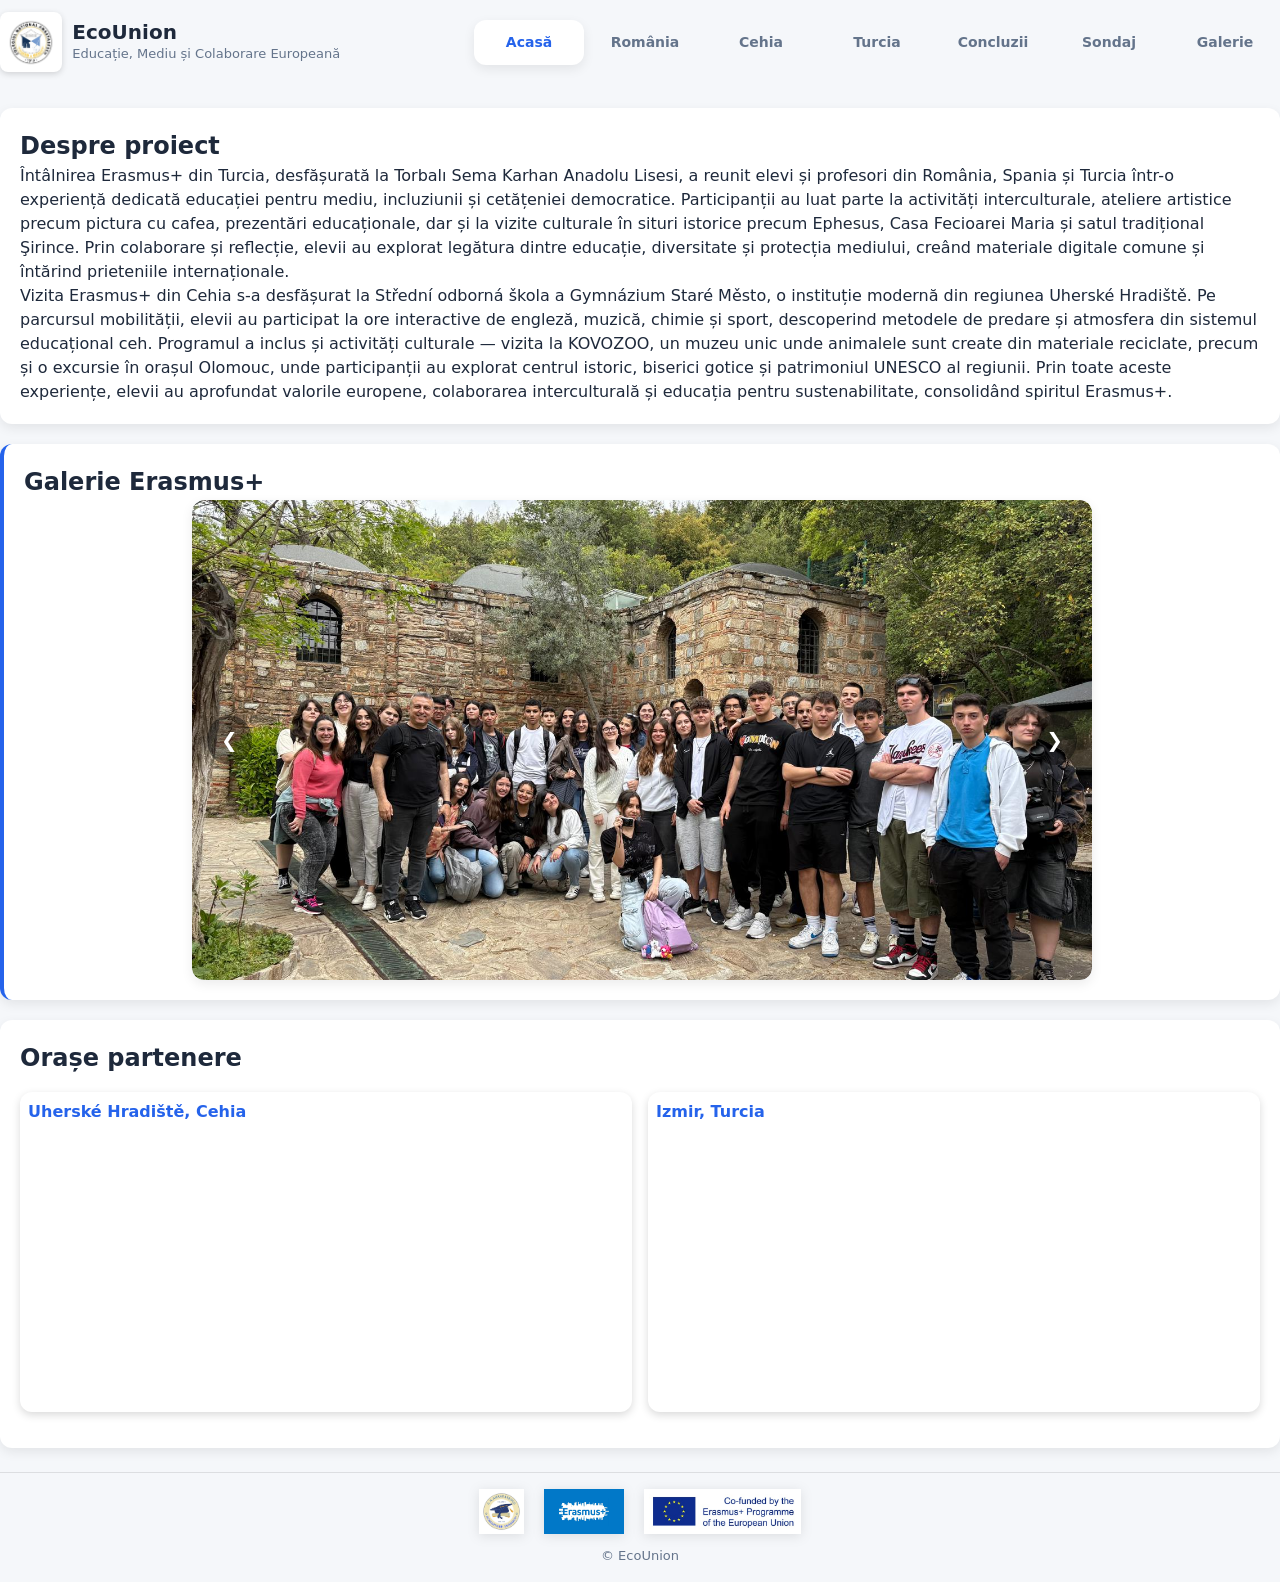
<file: index.html>
<!DOCTYPE html>
<html lang="ro">
<head>
  <meta charset="UTF-8">
  <meta name="viewport" content="width=device-width, initial-scale=1.0">
  <title>Proiect Erasmus – Prezentare</title>
  <link rel="stylesheet" href="style.css">
</head>
<body>
   <header>
    <div class="brand">
    <img src="images/logouri/Logo.jpg" alt="Sigla liceului" class="school-logo">
    <div>
      <div class="site-title">EcoUnion</div>
      <div class="site-sub">Educație, Mediu și Colaborare Europeană</div>
    </div>
  </div>
    <nav>
      <a href="index.html" class="nav-btn active">Acasă</a>
      <a href="romania.html" class="nav-btn">România</a>
      <a href="czech.html" class="nav-btn">Cehia</a>
      <a href="turkey.html" class="nav-btn">Turcia</a>
      <a href="conclusion.html" class="nav-btn">Concluzii</a>
      <a href="survey.html" class="nav-btn">Sondaj</a>
      <a href="gallery.html" class="nav-btn">Galerie</a>
    </nav>
  </header>

  <main>
    <!-- Secțiunea de prezentare -->
    <section class="card">
      <h2>Despre proiect</h2>
      <p>
        Întâlnirea Erasmus+ din Turcia, desfășurată la Torbalı Sema Karhan Anadolu Lisesi, a reunit elevi și profesori din România, Spania și Turcia într-o experiență dedicată educației pentru mediu, incluziunii și cetățeniei democratice.
Participanții au luat parte la activități interculturale, ateliere artistice precum pictura cu cafea, prezentări educaționale, dar și la vizite culturale în situri istorice precum Ephesus, Casa Fecioarei Maria și satul tradițional Şirince.
Prin colaborare și reflecție, elevii au explorat legătura dintre educație, diversitate și protecția mediului, creând materiale digitale comune și întărind prieteniile internaționale.
      </p>
      <p>
        Vizita Erasmus+ din Cehia s-a desfășurat la Střední odborná škola a Gymnázium Staré Město, o instituție modernă din regiunea Uherské Hradiště.
Pe parcursul mobilității, elevii au participat la ore interactive de engleză, muzică, chimie și sport, descoperind metodele de predare și atmosfera din sistemul educațional ceh.
Programul a inclus și activități culturale — vizita la KOVOZOO, un muzeu unic unde animalele sunt create din materiale reciclate, precum și o excursie în orașul Olomouc, unde participanții au explorat centrul istoric, biserici gotice și patrimoniul UNESCO al regiunii.
Prin toate aceste experiențe, elevii au aprofundat valorile europene, colaborarea interculturală și educația pentru sustenabilitate, consolidând spiritul Erasmus+.
      </p>
    </section>

    <!-- Galerie foto -->
    <section class="chapter-card">
  <h2>Galerie Erasmus+</h2>
  <div class="slideshow-container">
    <div class="slide fade"><img src="images/turcia/t8.jpg"  alt="Erasmus Turcia"></div>
    <div class="slide fade"><img src="images/cehia/c1.jpg"   alt="Erasmus Cehia"></div>
    <div class="slide fade"><img src="images/turcia/t2.jpg"  alt="Erasmus Turcia"></div>
    <div class="slide fade"><img src="images/cehia/c2.jpg"   alt="Erasmus Cehia"></div>
    <div class="slide fade"><img src="images/turcia/t3.jpg"  alt="Erasmus Turcia"></div>
    <div class="slide fade"><img src="images/cehia/c3.jpg"   alt="Erasmus Cehia"></div>
    <div class="slide fade"><img src="images/turcia/t4.jpg"  alt="Erasmus Turcia"></div>
    <div class="slide fade"><img src="images/cehia/c4.jpg"   alt="Erasmus Cehia"></div>
    <div class="slide fade"><img src="images/turcia/t5.jpg"  alt="Erasmus Turcia"></div>
    <div class="slide fade"><img src="images/cehia/c5.jpg"   alt="Erasmus Cehia"></div>
    <div class="slide fade"><img src="images/turcia/t6.jpg"  alt="Erasmus Turcia"></div>
    <div class="slide fade"><img src="images/cehia/c6.jpg"   alt="Erasmus Cehia"></div>
    <div class="slide fade"><img src="images/turcia/t7.jpg"  alt="Erasmus Turcia"></div>
    <div class="slide fade"><img src="images/cehia/c7.jpg"   alt="Erasmus Cehia"></div>
    <div class="slide fade"><img src="images/turcia/t1.jpg"  alt="Erasmus Turcia"></div>
    <div class="slide fade"><img src="images/cehia/c8.jpg"   alt="Erasmus Cehia"></div>
    <div class="slide fade"><img src="images/turcia/t9.jpg"  alt="Erasmus Turcia"></div>
    <div class="slide fade"><img src="images/cehia/c9.jpg"   alt="Erasmus Cehia"></div>
    <div class="slide fade"><img src="images/turcia/t10.jpg" alt="Erasmus Turcia"></div>
    <div class="slide fade"><img src="images/cehia/c10.jpg"  alt="Erasmus Cehia"></div>
    <div class="slide fade"><img src="images/turcia/t11.jpg" alt="Erasmus Turcia"></div>
    <div class="slide fade"><img src="images/cehia/c11.jpg"  alt="Erasmus Cehia"></div>
    <div class="slide fade"><img src="images/turcia/t12.jpg" alt="Erasmus Turcia"></div>
    <div class="slide fade"><img src="images/cehia/c12.jpg"  alt="Erasmus Cehia"></div>
    <div class="slide fade"><img src="images/turcia/t13.jpg" alt="Erasmus Turcia"></div>
    <div class="slide fade"><img src="images/cehia/c13.jpg"  alt="Erasmus Cehia"></div>
    <div class="slide fade"><img src="images/turcia/t14.jpg" alt="Erasmus Turcia"></div>
    <div class="slide fade"><img src="images/cehia/c14.jpg"  alt="Erasmus Cehia"></div>
    <div class="slide fade"><img src="images/turcia/t15.jpg" alt="Erasmus Turcia"></div>
    <div class="slide fade"><img src="images/cehia/c15.jpg"  alt="Erasmus Cehia"></div>
    <div class="slide fade"><img src="images/turcia/t16.jpg" alt="Erasmus Turcia"></div>
    <div class="slide fade"><img src="images/cehia/c16.jpg"  alt="Erasmus Cehia"></div>

    <!-- Butoane navigație -->
    <a class="prev" onclick="plusSlides(-1)">&#10094;</a>
    <a class="next" onclick="plusSlides(1)">&#10095;</a>
  </div>
</section>

    <!-- Harta -->
 
<section class="card maps-row">
  <h2>Orașe partenere</h2>
  <div class="maps">
    <div class="map-container">
      <h3>Uherské Hradiště, Cehia</h3>
      <iframe
        src="https://maps.google.com/maps?q=49.05922578739381,17.44127821253228&z=12&output=embed"
        allowfullscreen=""
        loading="lazy"
        referrerpolicy="no-referrer-when-downgrade">
      </iframe>
    </div>

    <div class="map-container">
      <h3>Izmir, Turcia</h3>
      <iframe
        src="https://maps.google.com/maps?q=38.423734,27.142826&z=12&output=embed"
        allowfullscreen=""
        loading="lazy"
        referrerpolicy="no-referrer-when-downgrade">
      </iframe>
    </div>
  </div>
</section>


  </main>

  <footer>
  <div class="footer-logos">
    <img src="images/logouri/Acred.jpg" alt="Acreditare CNA Erasmus+" />
    <img src="images/logouri/Logoerasmus.jpg" alt="Erasmus+" />
    <img src="images/logouri/Cofounded.jpg" alt="Uniunea Europeană" />
  </div>
  <p>&copy; EcoUnion</p>
</footer>

<script>
let slideIndex = 0;
showSlides(slideIndex);

function plusSlides(n) {
  // nu modifica slideIndex aici — lasă showSlides să normalizeze
  showSlides(slideIndex + n);
}

function showSlides(n) {
  const slides = document.getElementsByClassName("slide");
  if (!slides.length) return;
  // normalizează indexul (wrap-around corect pentru valori negative sau mari)
  slideIndex = ((n % slides.length) + slides.length) % slides.length;
  for (let i = 0; i < slides.length; i++) {
    slides[i].style.display = "none";
  }
  slides[slideIndex].style.display = "block";
}
</script>


</body>
</html>
</file>
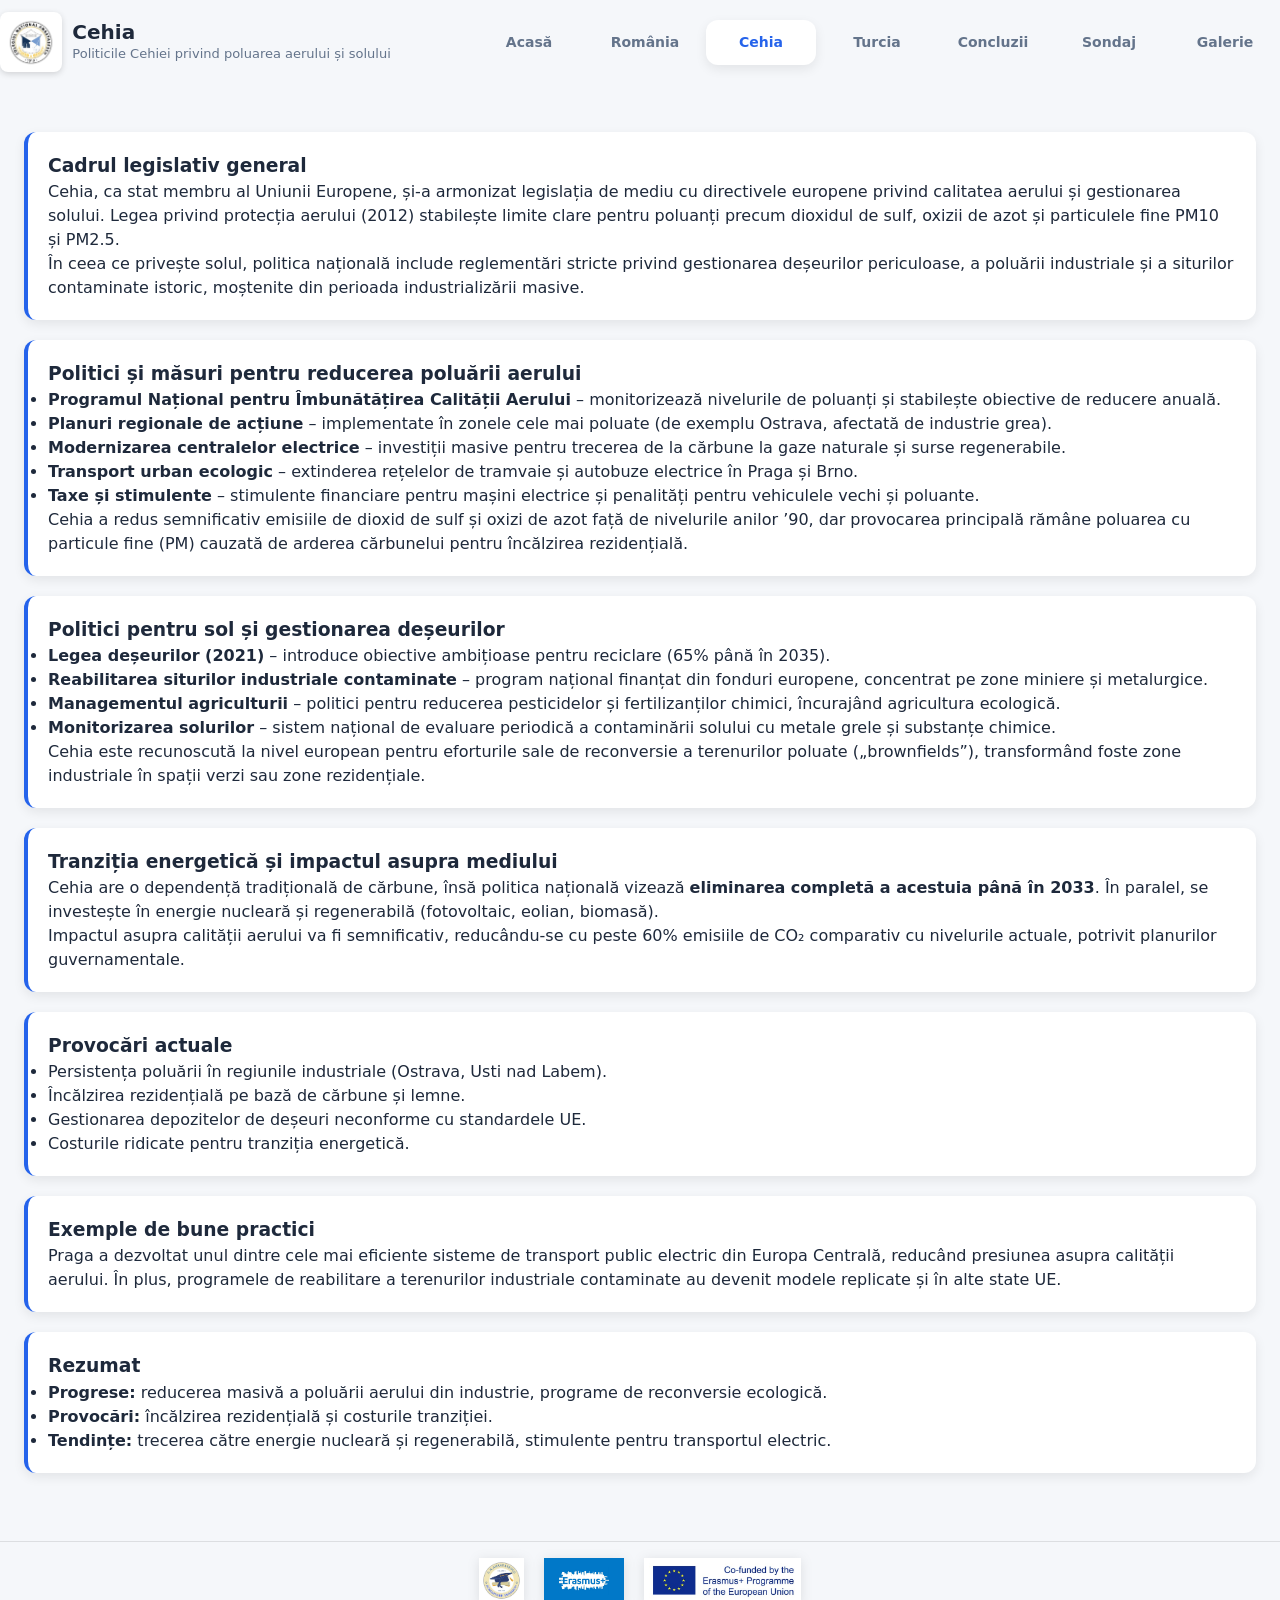
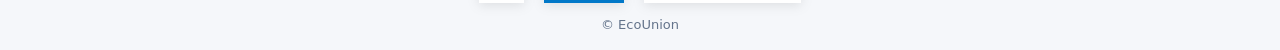
<file: czech.html>
<!DOCTYPE html>
<html lang="ro">
<head>
  <meta charset="UTF-8">
  <meta name="viewport" content="width=device-width, initial-scale=1.0, viewport-fit=cover, shrink-to-fit=no">
  <title>Politici privind poluarea în Cehia</title>
  <link rel="stylesheet" href="style.css">
</head>
<body>
  <header>
   <div class="brand">
    <img src="images/logouri/Logo.jpg" alt="Sigla liceului" class="school-logo">
    <div>
      <div class="site-title">Cehia</div>
      <div class="site-sub">Politicile Cehiei privind poluarea aerului și solului</div>
    </div>
  </div>
    <nav>
      <a href="index.html" class="nav-btn">Acasă</a>
      <a href="romania.html" class="nav-btn">România</a>
      <a href="czech.html" class="nav-btn active">Cehia</a>
      <a href="turkey.html" class="nav-btn">Turcia</a>
      <a href="conclusion.html" class="nav-btn">Concluzii</a>
      <a href="survey.html" class="nav-btn">Sondaj</a>
      <a href="gallery.html" class="nav-btn">Galerie</a>
    </nav>
  </header>

  <main class="container">

    <section class="chapter-card">
      <h3>Cadrul legislativ general</h3>
      <p>Cehia, ca stat membru al Uniunii Europene, și-a armonizat legislația de mediu cu directivele europene privind calitatea aerului și gestionarea solului. Legea privind protecția aerului (2012) stabilește limite clare pentru poluanți precum dioxidul de sulf, oxizii de azot și particulele fine PM10 și PM2.5.</p>
      <p>În ceea ce privește solul, politica națională include reglementări stricte privind gestionarea deșeurilor periculoase, a poluării industriale și a siturilor contaminate istoric, moștenite din perioada industrializării masive.</p>
    </section>

    <section class="chapter-card">
      <h3>Politici și măsuri pentru reducerea poluării aerului</h3>
      <ul>
        <li><strong>Programul Național pentru Îmbunătățirea Calității Aerului</strong> – monitorizează nivelurile de poluanți și stabilește obiective de reducere anuală.</li>
        <li><strong>Planuri regionale de acțiune</strong> – implementate în zonele cele mai poluate (de exemplu Ostrava, afectată de industrie grea).</li>
        <li><strong>Modernizarea centralelor electrice</strong> – investiții masive pentru trecerea de la cărbune la gaze naturale și surse regenerabile.</li>
        <li><strong>Transport urban ecologic</strong> – extinderea rețelelor de tramvaie și autobuze electrice în Praga și Brno.</li>
        <li><strong>Taxe și stimulente</strong> – stimulente financiare pentru mașini electrice și penalități pentru vehiculele vechi și poluante.</li>
      </ul>
      <p>Cehia a redus semnificativ emisiile de dioxid de sulf și oxizi de azot față de nivelurile anilor ’90, dar provocarea principală rămâne poluarea cu particule fine (PM) cauzată de arderea cărbunelui pentru încălzirea rezidențială.</p>
    </section>

    <section class="chapter-card">
      <h3>Politici pentru sol și gestionarea deșeurilor</h3>
      <ul>
        <li><strong>Legea deșeurilor (2021)</strong> – introduce obiective ambițioase pentru reciclare (65% până în 2035).</li>
        <li><strong>Reabilitarea siturilor industriale contaminate</strong> – program național finanțat din fonduri europene, concentrat pe zone miniere și metalurgice.</li>
        <li><strong>Managementul agriculturii</strong> – politici pentru reducerea pesticidelor și fertilizanților chimici, încurajând agricultura ecologică.</li>
        <li><strong>Monitorizarea solurilor</strong> – sistem național de evaluare periodică a contaminării solului cu metale grele și substanțe chimice.</li>
      </ul>
      <p>Cehia este recunoscută la nivel european pentru eforturile sale de reconversie a terenurilor poluate („brownfields”), transformând foste zone industriale în spații verzi sau zone rezidențiale.</p>
    </section>

    <section class="chapter-card">
      <h3>Tranziția energetică și impactul asupra mediului</h3>
      <p>Cehia are o dependență tradițională de cărbune, însă politica națională vizează <strong>eliminarea completă a acestuia până în 2033</strong>. În paralel, se investește în energie nucleară și regenerabilă (fotovoltaic, eolian, biomasă).</p>
      <p>Impactul asupra calității aerului va fi semnificativ, reducându-se cu peste 60% emisiile de CO₂ comparativ cu nivelurile actuale, potrivit planurilor guvernamentale.</p>
    </section>

    <section class="chapter-card">
      <h3>Provocări actuale</h3>
      <ul>
        <li>Persistența poluării în regiunile industriale (Ostrava, Usti nad Labem).</li>
        <li>Încălzirea rezidențială pe bază de cărbune și lemne.</li>
        <li>Gestionarea depozitelor de deșeuri neconforme cu standardele UE.</li>
        <li>Costurile ridicate pentru tranziția energetică.</li>
      </ul>
    </section>

    <section class="chapter-card">
      <h3>Exemple de bune practici</h3>
      <p>Praga a dezvoltat unul dintre cele mai eficiente sisteme de transport public electric din Europa Centrală, reducând presiunea asupra calității aerului. În plus, programele de reabilitare a terenurilor industriale contaminate au devenit modele replicate și în alte state UE.</p>
    </section>

    <section class="chapter-card">
      <h3>Rezumat</h3>
      <ul>
        <li><strong>Progrese:</strong> reducerea masivă a poluării aerului din industrie, programe de reconversie ecologică.</li>
        <li><strong>Provocări:</strong> încălzirea rezidențială și costurile tranziției.</li>
        <li><strong>Tendințe:</strong> trecerea către energie nucleară și regenerabilă, stimulente pentru transportul electric.</li>
      </ul>
    </section>

  </main>

 <footer>
  <div class="footer-logos">
    <img src="images/logouri/Acred.jpg" alt="Acreditare CNA Erasmus+" />
    <img src="images/logouri/Logoerasmus.jpg" alt="Erasmus+" />
    <img src="images/logouri/Cofounded.jpg" alt="Uniunea Europeană" />
  </div>
  <p>&copy; EcoUnion</p>
</footer>
</body>
</html>
</file>
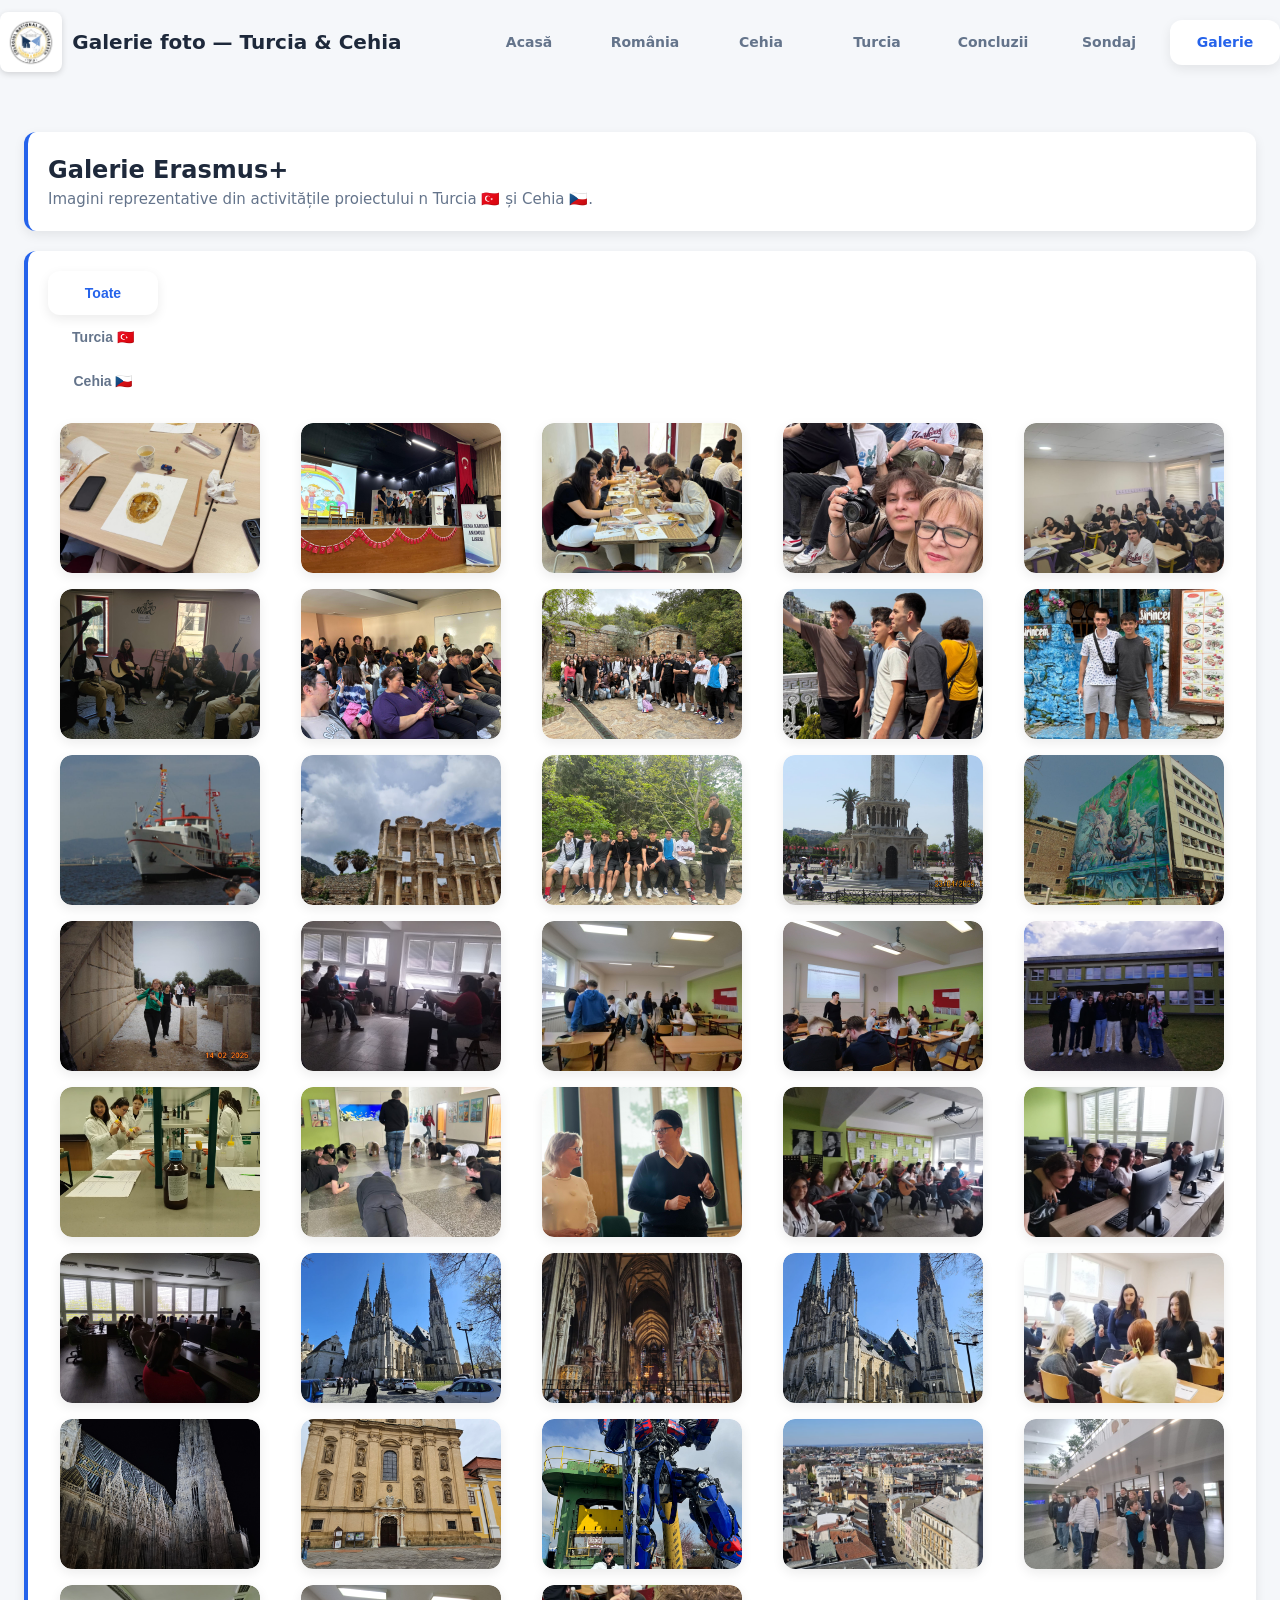
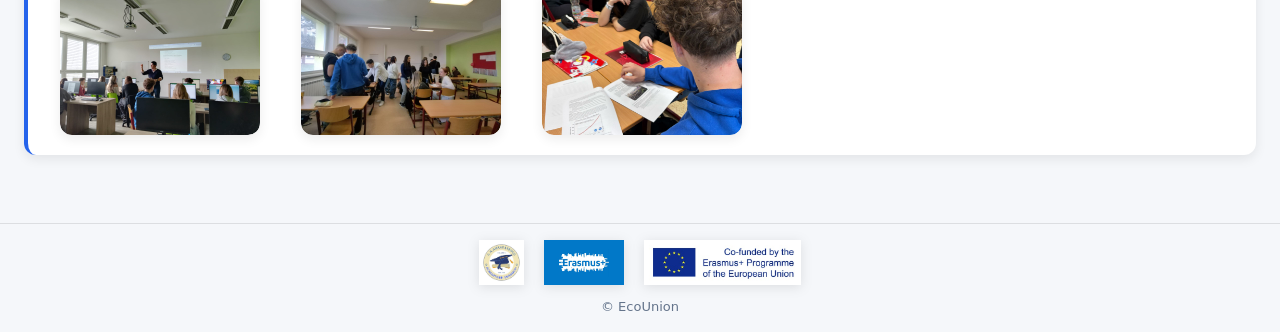
<file: gallery.html>
<!DOCTYPE html>
<html lang="ro">
<head>
  <meta charset="UTF-8" />
  <meta name="viewport" content="width=device-width, initial-scale=1.0" />
  <title>Galerie Erasmus – Turcia & Cehia</title>
  <link rel="stylesheet" href="style.css" />
</head>
<body>
  <header>
    <div class="brand">
       <img src="images/logouri/Logo.jpg" alt="Sigla liceului" class="school-logo">
      <div>
        <div class="site-title">Galerie foto — Turcia & Cehia</div>
      </div>
    </div>

    <nav>
      <a href="index.html" class="nav-btn">Acasă</a>
      <a href="romania.html" class="nav-btn">România</a>
      <a href="czech.html" class="nav-btn">Cehia</a>
      <a href="turkey.html" class="nav-btn">Turcia</a>
      <a href="conclusion.html" class="nav-btn">Concluzii</a>
      <a href="survey.html" class="nav-btn">Sondaj</a>
      <a href="gallery.html" class="nav-btn active">Galerie</a>
    </nav>
  </header>

  <main class="container">
    <section class="chapter-card">
      <h2>Galerie Erasmus+</h2>
      <p style="color: var(--muted); font-size: 15px;">
        Imagini reprezentative din activitățile proiectului n Turcia 🇹🇷 și Cehia 🇨🇿.
      </p>
    </section>

    <!-- Galeria -->
    <section class="chapter-card">
      <div class="schemes" style="flex-direction: column; gap: 20px;">
        <div id="filters" style="text-align:center;">
          <button class="nav-btn active" data-filter="all">Toate</button>
          <button class="nav-btn" data-filter="turcia">Turcia 🇹🇷</button>
          <button class="nav-btn" data-filter="cehia">Cehia 🇨🇿</button>
        </div>
        <div class="gallery" id="gallery"></div>
      </div>
    </section>
  </main>

  <footer>
  <div class="footer-logos">
    <img src="images/logouri/Acred.jpg" alt="Acreditare CNA Erasmus+" />
    <img src="images/logouri/Logoerasmus.jpg" alt="Erasmus+" />
    <img src="images/logouri/Cofounded.jpg" alt="Uniunea Europeană" />
  </div>
  <p>&copy; EcoUnion</p>
</footer>
  <script>
    // 🖼️ Date galerie — 25 imagini / țară
    const totalTurcia = 16;
    const totalCehia = 22;
    const gallery = document.getElementById("gallery");

    // Generează toate imaginile
    for (let i = 1; i <= totalTurcia; i++) {
      const item = document.createElement("div");
      item.className = "gallery-item turcia";
      item.innerHTML = `<img src="images/turcia/t${i}.jpg" alt="Turcia ${i}">`;
      gallery.appendChild(item);
    }

    for (let i = 1; i <= totalCehia; i++) {
      const item = document.createElement("div");
      item.className = "gallery-item cehia";
      item.innerHTML = `<img src="images/cehia/c${i}.jpg" alt="Cehia ${i}">`;
      gallery.appendChild(item);
    }

    // Filtrare imagini
    const buttons = document.querySelectorAll("#filters .nav-btn");
    buttons.forEach(btn => {
      btn.addEventListener("click", () => {
        buttons.forEach(b => b.classList.remove("active"));
        btn.classList.add("active");
        const filter = btn.dataset.filter;
        document.querySelectorAll(".gallery-item").forEach(img => {
          img.style.display =
            filter === "all" || img.classList.contains(filter)
              ? "inline-block"
              : "none";
        });
      });
    });
  </script>

  <style>
    /* Layout galerie integrat în stilul siteului */
    .gallery {
  display: grid;
  grid-template-columns: repeat(auto-fill, minmax(200px, 1fr));
  gap: 16px;
  justify-items: center; /* CENTRARE imagini pe orizontală */
}

.gallery-item {
  width: 200px;
  height: 150px;
  border-radius: var(--radius);
  overflow: hidden;
  box-shadow: var(--shadow);
  background: var(--card);
  transition: transform 0.25s ease, box-shadow 0.25s ease;
}

.gallery-item img {
  width: 100%;
  height: 100%;
  object-fit: cover;
  display: block;
  transition: transform 0.3s ease;
}

.gallery-item:hover img {
  transform: scale(1.05);
}

    @media (max-width: 1000px) {
      .gallery { column-count: 3; }
    }

    @media (max-width: 700px) {
      .gallery { column-count: 2; }
    }

    @media (max-width: 500px) {
      .gallery { column-count: 1; }
    }
  </style>
</body>
</html>
</file>
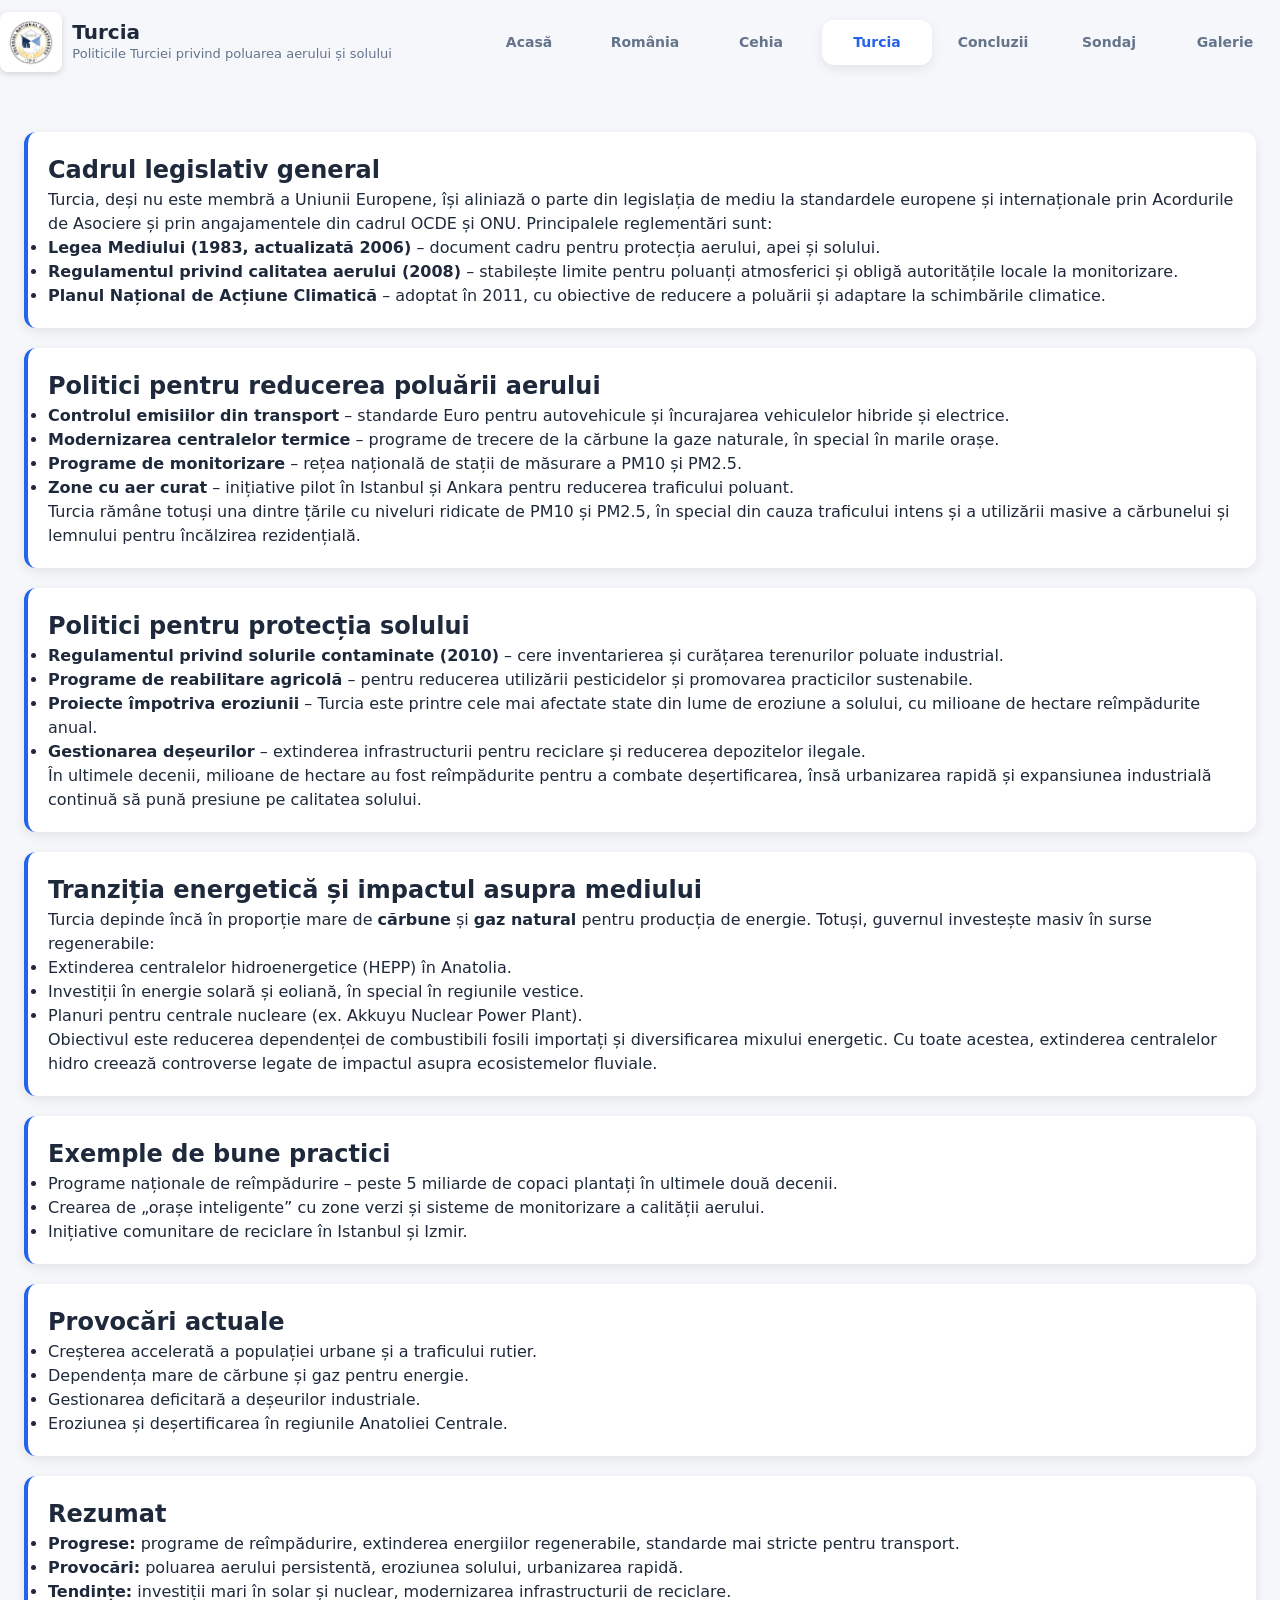
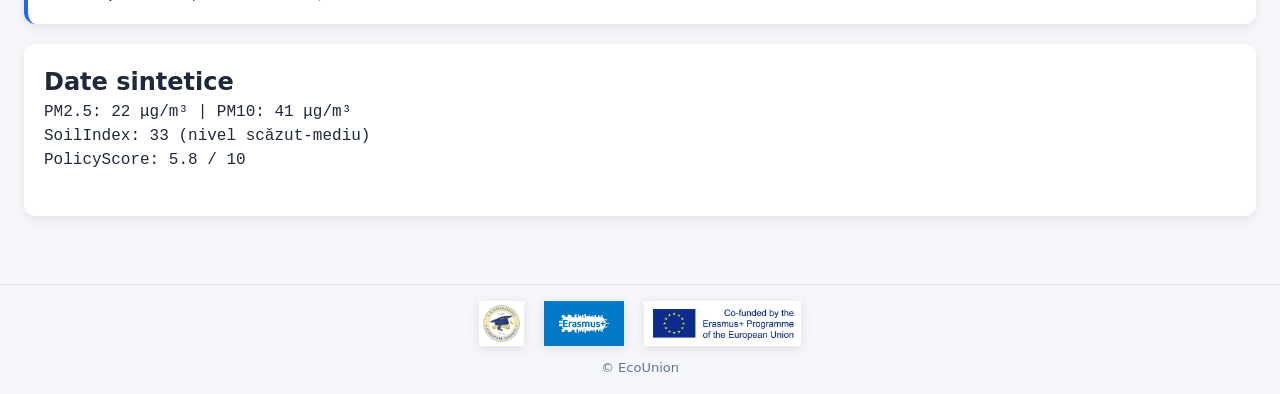
<file: Turkey.html>
<!DOCTYPE html>
<html lang="ro">
<head>
  <meta charset="UTF-8">
  <meta name="viewport" content="width=device-width, initial-scale=1.0, viewport-fit=cover, shrink-to-fit=no">
  <title>Politici privind poluarea în Turcia</title>
  <link rel="stylesheet" href="style.css">
</head>
<body>
  <header>
    <div class="brand">
    <img src="images/logouri/Logo.jpg" alt="Sigla liceului" class="school-logo">
    <div>
      <div class="site-title">Turcia</div>
      <div class="site-sub">Politicile Turciei privind poluarea aerului și solului </div>
    </div>
  </div>
    <nav>
      <a href="index.html"class="nav-btn">Acasă</a>
      <a href="romania.html"class="nav-btn">România</a>
      <a href="czech.html"class="nav-btn">Cehia</a>
      <a href="turkey.html" class="nav-btn active">Turcia</a>
      <a href="conclusion.html"class="nav-btn">Concluzii</a>
      <a href="survey.html" class="nav-btn">Sondaj</a>
      <a href="gallery.html" class="nav-btn">Galerie</a>
    </nav>
  </header>

  <main class="container">

    <section class="chapter-card">
      <h2>Cadrul legislativ general</h2>
      <p>Turcia, deși nu este membră a Uniunii Europene, își aliniază o parte din legislația de mediu la standardele europene și internaționale prin Acordurile de Asociere și prin angajamentele din cadrul OCDE și ONU. Principalele reglementări sunt:</p>
      <ul>
        <li><strong>Legea Mediului (1983, actualizată 2006)</strong> – document cadru pentru protecția aerului, apei și solului.</li>
        <li><strong>Regulamentul privind calitatea aerului (2008)</strong> – stabilește limite pentru poluanți atmosferici și obligă autoritățile locale la monitorizare.</li>
        <li><strong>Planul Național de Acțiune Climatică</strong> – adoptat în 2011, cu obiective de reducere a poluării și adaptare la schimbările climatice.</li>
      </ul>
    </section>

    <section class="chapter-card">
      <h2>Politici pentru reducerea poluării aerului</h2>
      <ul>
        <li><strong>Controlul emisiilor din transport</strong> – standarde Euro pentru autovehicule și încurajarea vehiculelor hibride și electrice.</li>
        <li><strong>Modernizarea centralelor termice</strong> – programe de trecere de la cărbune la gaze naturale, în special în marile orașe.</li>
        <li><strong>Programe de monitorizare</strong> – rețea națională de stații de măsurare a PM10 și PM2.5.</li>
        <li><strong>Zone cu aer curat</strong> – inițiative pilot în Istanbul și Ankara pentru reducerea traficului poluant.</li>
      </ul>
      <p>Turcia rămâne totuși una dintre țările cu niveluri ridicate de PM10 și PM2.5, în special din cauza traficului intens și a utilizării masive a cărbunelui și lemnului pentru încălzirea rezidențială.</p>
    </section>

    <section class="chapter-card">
      <h2>Politici pentru protecția solului</h2>
      <ul>
        <li><strong>Regulamentul privind solurile contaminate (2010)</strong> – cere inventarierea și curățarea terenurilor poluate industrial.</li>
        <li><strong>Programe de reabilitare agricolă</strong> – pentru reducerea utilizării pesticidelor și promovarea practicilor sustenabile.</li>
        <li><strong>Proiecte împotriva eroziunii</strong> – Turcia este printre cele mai afectate state din lume de eroziune a solului, cu milioane de hectare reîmpădurite anual.</li>
        <li><strong>Gestionarea deșeurilor</strong> – extinderea infrastructurii pentru reciclare și reducerea depozitelor ilegale.</li>
      </ul>
      <p>În ultimele decenii, milioane de hectare au fost reîmpădurite pentru a combate deșertificarea, însă urbanizarea rapidă și expansiunea industrială continuă să pună presiune pe calitatea solului.</p>
    </section>

    <section class="chapter-card">
      <h2>Tranziția energetică și impactul asupra mediului</h2>
      <p>Turcia depinde încă în proporție mare de <strong>cărbune</strong> și <strong>gaz natural</strong> pentru producția de energie. Totuși, guvernul investește masiv în surse regenerabile:</p>
      <ul>
        <li>Extinderea centralelor hidroenergetice (HEPP) în Anatolia.</li>
        <li>Investiții în energie solară și eoliană, în special în regiunile vestice.</li>
        <li>Planuri pentru centrale nucleare (ex. Akkuyu Nuclear Power Plant).</li>
      </ul>
      <p>Obiectivul este reducerea dependenței de combustibili fosili importați și diversificarea mixului energetic. Cu toate acestea, extinderea centralelor hidro creează controverse legate de impactul asupra ecosistemelor fluviale.</p>
    </section>

    <section class="chapter-card">
      <h2>Exemple de bune practici</h2>
      <ul>
        <li>Programe naționale de reîmpădurire – peste 5 miliarde de copaci plantați în ultimele două decenii.</li>
        <li>Crearea de „orașe inteligente” cu zone verzi și sisteme de monitorizare a calității aerului.</li>
        <li>Inițiative comunitare de reciclare în Istanbul și Izmir.</li>
      </ul>
    </section>

    <section class="chapter-card">
      <h2>Provocări actuale</h2>
      <ul>
        <li>Creșterea accelerată a populației urbane și a traficului rutier.</li>
        <li>Dependența mare de cărbune și gaz pentru energie.</li>
        <li>Gestionarea deficitară a deșeurilor industriale.</li>
        <li>Eroziunea și deșertificarea în regiunile Anatoliei Centrale.</li>
      </ul>
    </section>

    <section class="chapter-card">
      <h2>Rezumat</h2>
      <ul>
        <li><strong>Progrese:</strong> programe de reîmpădurire, extinderea energiilor regenerabile, standarde mai stricte pentru transport.</li>
        <li><strong>Provocări:</strong> poluarea aerului persistentă, eroziunea solului, urbanizarea rapidă.</li>
        <li><strong>Tendințe:</strong> investiții mari în solar și nuclear, modernizarea infrastructurii de reciclare.</li>
      </ul>
    </section>

    <section class="card">
      <h2>Date sintetice</h2>
      <pre>
PM2.5: 22 μg/m³ | PM10: 41 μg/m³
SoilIndex: 33 (nivel scăzut-mediu)
PolicyScore: 5.8 / 10
      </pre>
    </section>

  </main>

  <footer>
  <div class="footer-logos">
    <img src="images/logouri/Acred.jpg" alt="Acreditare CNA Erasmus+" />
    <img src="images/logouri/Logoerasmus.jpg" alt="Erasmus+" />
    <img src="images/logouri/Cofounded.jpg" alt="Uniunea Europeană" />
  </div>
  <p>&copy; EcoUnion</p>
</footer>
</body>
</html>
</file>
<file: style.css>
/* style.css - Fixuri specifice pentru Apple */
:root {
  --bg: #f5f7fa;
  --card: #ffffff;
  --text: #1e293b;
  --muted: #64748b;
  --accent: #2563eb;
  --accent-2: #06b6d4;
  --radius: 12px;
  --shadow: 0 4px 12px rgba(0, 0, 0, 0.08);
  --transition: all 0.25s ease;
  font-family: 'Inter', 'Segoe UI', system-ui, -apple-system, sans-serif;
}

/* RESET CRITIC pentru Apple */
* {
  box-sizing: border-box;
  margin: 0;
  padding: 0;
  -webkit-tap-highlight-color: transparent;
  -webkit-text-size-adjust: 100%;
}

html {
  scroll-behavior: smooth;
  width: 100%;
  height: 100%;
  overflow-x: hidden;
}

body {
  background: var(--bg);
  color: var(--text);
  line-height: 1.5;
  font-size: 16px;
  width: 100%;
  min-height: 100vh;
  overflow-x: hidden;
  position: relative;
  /* Fix pentru Safari */
  -webkit-font-smoothing: antialiased;
  -moz-osx-font-smoothing: grayscale;
}

/* CONTAINER FIX - cel mai important */
.container {
  width: 100%;
  max-width: 100%;
  margin: 0 auto;
  padding: 16px;
  overflow-x: hidden;
}

/* HEADER FIXAT */
header {
  display: flex;
  flex-direction: column;
  gap: 16px;
  margin-bottom: 24px;
  padding: 12px 0;
  width: 100%;
  position: relative;
}

.brand {
  display: flex;
  align-items: center;
  gap: 10px;
  flex-wrap: wrap;
  width: 100%;
}

.logo {
  background: linear-gradient(135deg, var(--accent), var(--accent-2));
  color: white;
  font-weight: 700;
  padding: 10px 12px;
  border-radius: var(--radius);
  font-size: 16px;
  min-width: 44px;
  min-height: 44px;
  display: flex;
  align-items: center;
  justify-content: center;
  /* Fix Safari */
  -webkit-user-select: none;
  user-select: none;
}

.site-title {
  font-size: 20px;
  font-weight: 700;
  line-height: 1.2;
  width: 100%;
}

.site-sub {
  font-size: 13px;
  color: var(--muted);
  width: 100%;
}

/* NAVIGAȚIE FIXĂ */
nav {
  display: flex;
  gap: 6px;
  flex-wrap: wrap;
  width: 100%;
  justify-content: flex-start;
}

.nav-btn {
  padding: 12px 16px;
  border-radius: var(--radius);
  text-decoration: none;
  font-weight: 600;
  font-size: 14px;
  color: var(--muted);
  background: transparent;
  transition: var(--transition);
  min-height: 44px;
  display: flex;
  align-items: center;
  justify-content: center;
  flex: 1;
  min-width: 120px;
  text-align: center;
  border: none;
  cursor: pointer;
  /* Fix Safari */
  -webkit-appearance: none;
}

.nav-btn:hover,
.nav-btn:focus {
  background: rgba(37, 99, 235, 0.1);
  color: var(--accent);
  transform: translateY(-1px);
}

.nav-btn.active {
  background: var(--card);
  color: var(--accent);
  box-shadow: var(--shadow);
}

/* CARDURI FIXE */
.card {
  background: var(--card);
  padding: 20px;
  border-radius: var(--radius);
  box-shadow: var(--shadow);
  margin-bottom: 20px;
  transition: var(--transition);
  width: 100%;
  /* Prevenir overflow în Safari */
  overflow-wrap: break-word;
  word-wrap: break-word;
}
/* ===== Ajustări pentru grafice mari din pagina de sondaj ===== */
.cardChart {
  background: var(--card);
  border-radius: var(--radius);
  padding: clamp(16px, 3vw, 28px);
  box-shadow: var(--shadow);
  transition: transform 0.2s ease, box-shadow 0.2s ease;
  overflow: hidden;
  min-height: clamp(320px, 45vh, 520px); /* face cardurile mai înalte implicit */
  display: flex;
  flex-direction: column;
  justify-content: space-between;
}

.cardChart:hover {
  transform: translateY(-6px);
  box-shadow: 0 12px 24px rgba(0, 0, 0, 0.12);
}

.cardChart h4 {
  font-size: clamp(18px, 2vw, 22px);
  margin-bottom: 12px;
  color: var(--accent);
  text-align: center;
}

.cardChart .chart-wrapper {
  flex: 1;
  width: 100%;
  height: clamp(300px, 50vh, 480px); /* grafic vizibil mai mare */
  padding: 10px;
  background: linear-gradient(180deg, rgba(255,255,255,0.4), rgba(255,255,255,0.2));
  border-radius: 12px;
  display: flex;
  align-items: center;
  justify-content: center;
}

/* Canvas fix – umple complet wrapperul */
.cardChart .chart-wrapper canvas {
  width: 100% !important;
  height: 100% !important;
}

/* Responsivitate specifică pentru ecrane mici */
@media (max-width: 768px) {
  .cardChart {
    min-height: clamp(280px, 55vh, 400px);
  }

  .cardChart .chart-wrapper {
    height: clamp(260px, 60vh, 380px);
  }

  .cardChart h4 {
    font-size: 17px;
  }
}



/* GRID FIX */
.grid {
  display: grid;
  grid-template-columns: 1fr;
  gap: 16px;
  width: 100%;
}

/* CAPITOLE FIXE */
.chapter-card {
  background: var(--card);
  border-left: 4px solid var(--accent);
  padding: 20px;
  margin-bottom: 20px;
  border-radius: var(--radius);
  box-shadow: var(--shadow);
  transition: var(--transition);
  width: 100%;
  overflow: hidden;
}

/* TABELE FIXE - IMPORTANT */
.comparison-table {
  width: 100%;
  border-collapse: collapse;
  margin: 16px 0;
  font-size: 14px;
  text-align: center;
  box-shadow: 0 2px 8px rgba(0,0,0,0.1);
  border-radius: 8px;
  overflow: hidden;
  display: table; /* Schimbat din block */
  table-layout: fixed; /* Adăugat */
}

.comparison-table-wrapper {
  width: 100%;
  overflow-x: auto;
  -webkit-overflow-scrolling: touch;
  margin: 16px 0;
}

.comparison-table th,
.comparison-table td {
  padding: 12px 8px;
  border-bottom: 1px solid #ddd;
  word-wrap: break-word;
  overflow-wrap: break-word;
}

.comparison-table th {
  background: #4dabf7;
  color: #fff;
  font-size: 14px;
  position: sticky;
  left: 0;
}

/* SCHEME FIXE */
.schemes {
  display: flex;
  flex-direction: column;
  gap: 12px;
  width: 100%;
}

.scheme-box {
  background: #f9f9f9;
  padding: 18px;
  border-radius: var(--radius);
  box-shadow: 0 3px 8px rgba(0,0,0,0.1);
  transition: var(--transition);
  width: 100%;
  text-align: center;
  font-weight: bold;
  font-size: 15px;
}

/* GALERIE FIXĂ */
.gallery {
  display: flex;
  flex-direction: column;
  gap: 12px;
  width: 100%;
}

.gallery img {
  width: 100%;
  height: auto;
  border-radius: var(--radius);
  box-shadow: 0 3px 8px rgba(0,0,0,0.15);
  transition: var(--transition);
  display: block; /* Fix pentru spații în Safari */
}

/* VIDEO CONTAINER FIX */
.video-container {
  position: relative;
  width: 100%;
  height: 0;
  padding-bottom: 56.25%;
  margin: 16px 0;
  border-radius: var(--radius);
  overflow: hidden;
  box-shadow: 0 3px 8px rgba(0,0,0,0.15);
  background: #000;
}

.video-container iframe {
  position: absolute;
  top: 0;
  left: 0;
  width: 100%;
  height: 100%;
  border: none;
}

/* HARTĂ FIXĂ */
.map-container {
  position: relative;
  width: 100%;
  height: 0;
  padding-bottom: 75%;
  margin: 16px 0;
  border-radius: var(--radius);
  overflow: hidden;
  box-shadow: 0 3px 8px rgba(0,0,0,0.15);
}

.map-container iframe {
  position: absolute;
  top: 0;
  left: 0;
  width: 100%;
  height: 100%;
  border: none;
}

/* GRAFICE FIXE */
.chart-container {
  width: 100%;
  height: auto;
  margin: 16px 0;
  position: relative;
}

.chart-canvas, #pmChart {
  width: 100% !important;
  height: 250px !important; /* Înălțime fixă pentru stabilitate */
  max-height: 400px;
}

/* FOOTER FIX */
footer {
  margin-top: 24px;
  text-align: center;
  color: var(--muted);
  font-size: 13px;
  padding: 16px 12px;
  border-top: 1px solid rgba(0,0,0,0.1);
  width: 100%;
}

/* ========== MEDIA QUERIES SPECIFICE APPLE ========== */

/* iPhone și dispozitive mici */
@media screen and (max-width: 768px) {
  .container {
    padding: 12px;
    max-width: 100vw;
  }
  
  body {
    font-size: 15px;
  }
  
  /* Fix pentru bara de notificări iPhone */
  @supports (-webkit-touch-callout: none) {
    body {
      padding: env(safe-area-inset-top) env(safe-area-inset-right) env(safe-area-inset-bottom) env(safe-area-inset-left);
    }
  }
  
  .card, .chapter-card {
    padding: 16px;
    margin-bottom: 16px;
  }
  
  .nav-btn {
    min-width: calc(50% - 6px);
    font-size: 13px;
    padding: 10px 12px;
  }
  
  /* Fix pentru table overflow pe mobile */
  .comparison-table-wrapper {
    -webkit-overflow-scrolling: touch;
    border: 1px solid #e2e8f0;
    border-radius: 8px;
  }
}

/* Fixuri specifice Safari */
@supports (-webkit-touch-callout: none) {
  .card, .chapter-card, .scheme-box {
    -webkit-backface-visibility: hidden;
    -webkit-transform: translateZ(0);
  }
  
  /* Prevenir cliping în Safari */
  .container {
    -webkit-mask-image: -webkit-radial-gradient(white, black);
  }
}

/* Orientare landscape */
@media screen and (max-width: 768px) and (orientation: landscape) {
  .container {
    padding: 8px;
  }
  
  header {
    margin-bottom: 16px;
  }
  
  .video-container,
  .map-container {
    padding-bottom: 45%;
  }
  
  .chart-canvas, #pmChart {
    height: 200px !important;
  }
}

/* Dispozitive foarte mici */
@media screen and (max-width: 360px) {
  .container {
    padding: 8px;
  }
  
  .brand {
    gap: 8px;
  }
  
  .logo {
    padding: 8px 10px;
    font-size: 14px;
    min-width: 40px;
    min-height: 40px;
  }
  
  .site-title {
    font-size: 18px;
  }
  
  .nav-btn {
    min-width: 100%;
    margin-bottom: 4px;
  }
  
  nav {
    gap: 4px;
  }
}

/* Tabletă și mai mari */
@media screen and (min-width: 769px) {
  .container {
    padding: 20px;
  }
  
  header {
    flex-direction: row;
    justify-content: space-between;
    align-items: center;
  }
  
  .brand {
    width: auto;
  }
  
  .site-title, .site-sub {
    width: auto;
  }
  
  nav {
    width: auto;
    justify-content: flex-end;
  }
  
  .nav-btn {
    flex: none;
    min-width: 110px;
  }
  
  .grid {
    grid-template-columns: repeat(auto-fit, minmax(280px, 1fr));
  }
  
  .schemes {
    flex-direction: row;
    flex-wrap: wrap;
  }
  
  .scheme-box {
    width: calc(50% - 6px);
  }
  
  .gallery {
    flex-direction: row;
    flex-wrap: wrap;
  }
  
  .gallery img {
    width: calc(50% - 6px);
  }
}

/* Desktop */
@media screen and (min-width: 1024px) {
  .container {
    padding: 24px;
  }
  
  .scheme-box {
    width: calc(25% - 9px);
  }
  
  .gallery img {
    width: calc(33.333% - 8px);
  }
}

/* Hover doar pe dispozitive care suportă */
@media (hover: hover) {
  .card:hover,
  .chapter-card:hover,
  .scheme-box:hover {
    transform: translateY(-2px);
  }
}

/* Accesibilitate */
@media (prefers-reduced-motion: reduce) {
  * {
    animation-duration: 0.01ms !important;
    animation-iteration-count: 1 !important;
    transition-duration: 0.01ms !important;
  }
}

.nav-btn:focus-visible {
  outline: 2px solid var(--accent);
  outline-offset: 2px;
}


/* Adaugă acest cod în CSS */
.map-fixed {
  position: relative;
  width: 100%;
  height: 0;
  padding-bottom: 56.25%; /* 16:9 ratio */
  margin: 20px 0;
  border-radius: var(--radius);
  overflow: hidden;
  box-shadow: 0 4px 12px rgba(0,0,0,0.15);
}

.map-fixed iframe {
  position: absolute;
  top: 0;
  left: 0;
  width: 100%;
  height: 100%;
  border: none;
  display: block;
}
/* Adaugă acest cod în CSS */
.map-container.small {
  padding-bottom: 35%; /* mai mic decât 56.25% */
}

.map-container.medium {
  padding-bottom: 45%; /* dimensiune medie */
}


/* survey page small tweaks */
.card h3, .card h4 { color: var(--accent); }
#downloadBtn { display:inline-block; background:linear-gradient(90deg,var(--accent),var(--accent-2)); color:white; padding:8px 12px; border-radius:10px; text-decoration:none; box-shadow:0 8px 20px rgba(37,99,235,0.18); }
.chart-canvas { width:100%; height:260px; } /* default for survey charts; Chart.js will respect responsiveness */
@media (max-width:768px) {
  .chart-canvas { height:220px; }
}



.maps {
  display: flex;
  gap: 1rem;
  flex-wrap: wrap;
  align-items: stretch;
}

.map-container {
  flex: 1 1 320px;
  min-width: 300px;
  height: 320px;
  background: #fff;
  padding: 0.5rem;
  box-sizing: border-box;
}

.map-container h3 {
  margin: 0 0 0.5rem 0;
  font-size: 1rem;
}

.map-container iframe {
  width: 100%;
  height: calc(100% - 1.5rem);
  border: 0;
  display: block;
}

@media (max-width: 700px) {
  .map-container { min-width: 100%; height: 260px; }
  .map-container iframe { height: calc(100% - 1.2rem); }
}


/* === SLIDESHOW MODERN CU RAPORT FIX === */
.slideshow-container {
  position: relative;
  width: 100%;
  max-width: 900px; /* limitează lățimea maximă */
  max-height: 480px;
  margin: 0 auto;
  aspect-ratio: 16/ 9; /* menține proporția widescreen */
  border-radius: var(--radius);
  overflow: hidden;
  box-shadow: var(--shadow);
  background: #f1f5f9;
}

/* Ascunde toate slide-urile implicit */
.slide {
  display: none;
  width: 100%;
  height: 100%;
}

/* Imaginea ocupă tot chenarul, păstrând aspect ratio-ul */
.slide img {
  width: 100%;
  height: 100%;
  object-fit: cover; /* TAIE puțin marginile, dar arată full-frame */
  object-position: center;
  border-radius: var(--radius);
  transition: opacity 0.8s ease, transform 0.8s ease;
}


/* Efect de fade */
.fade {
  animation: fadeEffect 1s ease-in-out;
}

@keyframes fadeEffect {
  from { opacity: 0.4; }
  to { opacity: 1; }
}

/* Butoane navigare */
.prev, .next {
  position: absolute;
  top: 50%;
  transform: translateY(-50%);
  background-color: rgba(0,0,0,0.4);
  color: white;
  font-weight: bold;
  padding: 10px 14px;
  border-radius: 50%;
  cursor: pointer;
  user-select: none;
  transition: background 0.3s ease;
  font-size: 20px;
  z-index: 10;
}

.prev:hover, .next:hover {
  background-color: rgba(0,0,0,0.6);
}

.prev { left: 15px; }
.next { right: 15px; }

/* Responsivitate */
@media (max-width: 768px) {
  .slideshow-container {
    max-width: 100%;
    aspect-ratio: 16 / 9;
  }
  .prev, .next {
    padding: 8px 10px;
    font-size: 16px;
  }
}
/* === Logo liceu în header === */
.school-logo {
  height: 60px;
  width: auto;
  border-radius: 8px;
  object-fit: contain;
  box-shadow: 0 2px 6px rgba(0,0,0,0.15);
  background: white;
  padding: 4px;
}

/* Responsivitate */
@media (max-width: 768px) {
  .school-logo {
    height: 50px;
    margin-bottom: 8px;
  }
}


/* === Logo-uri footer === */
.footer-logos {
  display: flex;
  justify-content: center;
  align-items: center;
  gap: 20px;
  margin-bottom: 12px;
  flex-wrap: wrap;
}

.footer-logos img {
  height: 45px;
  width: auto;
  filter: drop-shadow(0 2px 6px rgba(0,0,0,0.1));
  transition: transform 0.3s ease;
}

.footer-logos img:hover {
  transform: scale(1.1);
}

/* Responsivitate footer */
@media (max-width: 600px) {
  .footer-logos img {
    height: 36px;
  }
}
</file>
